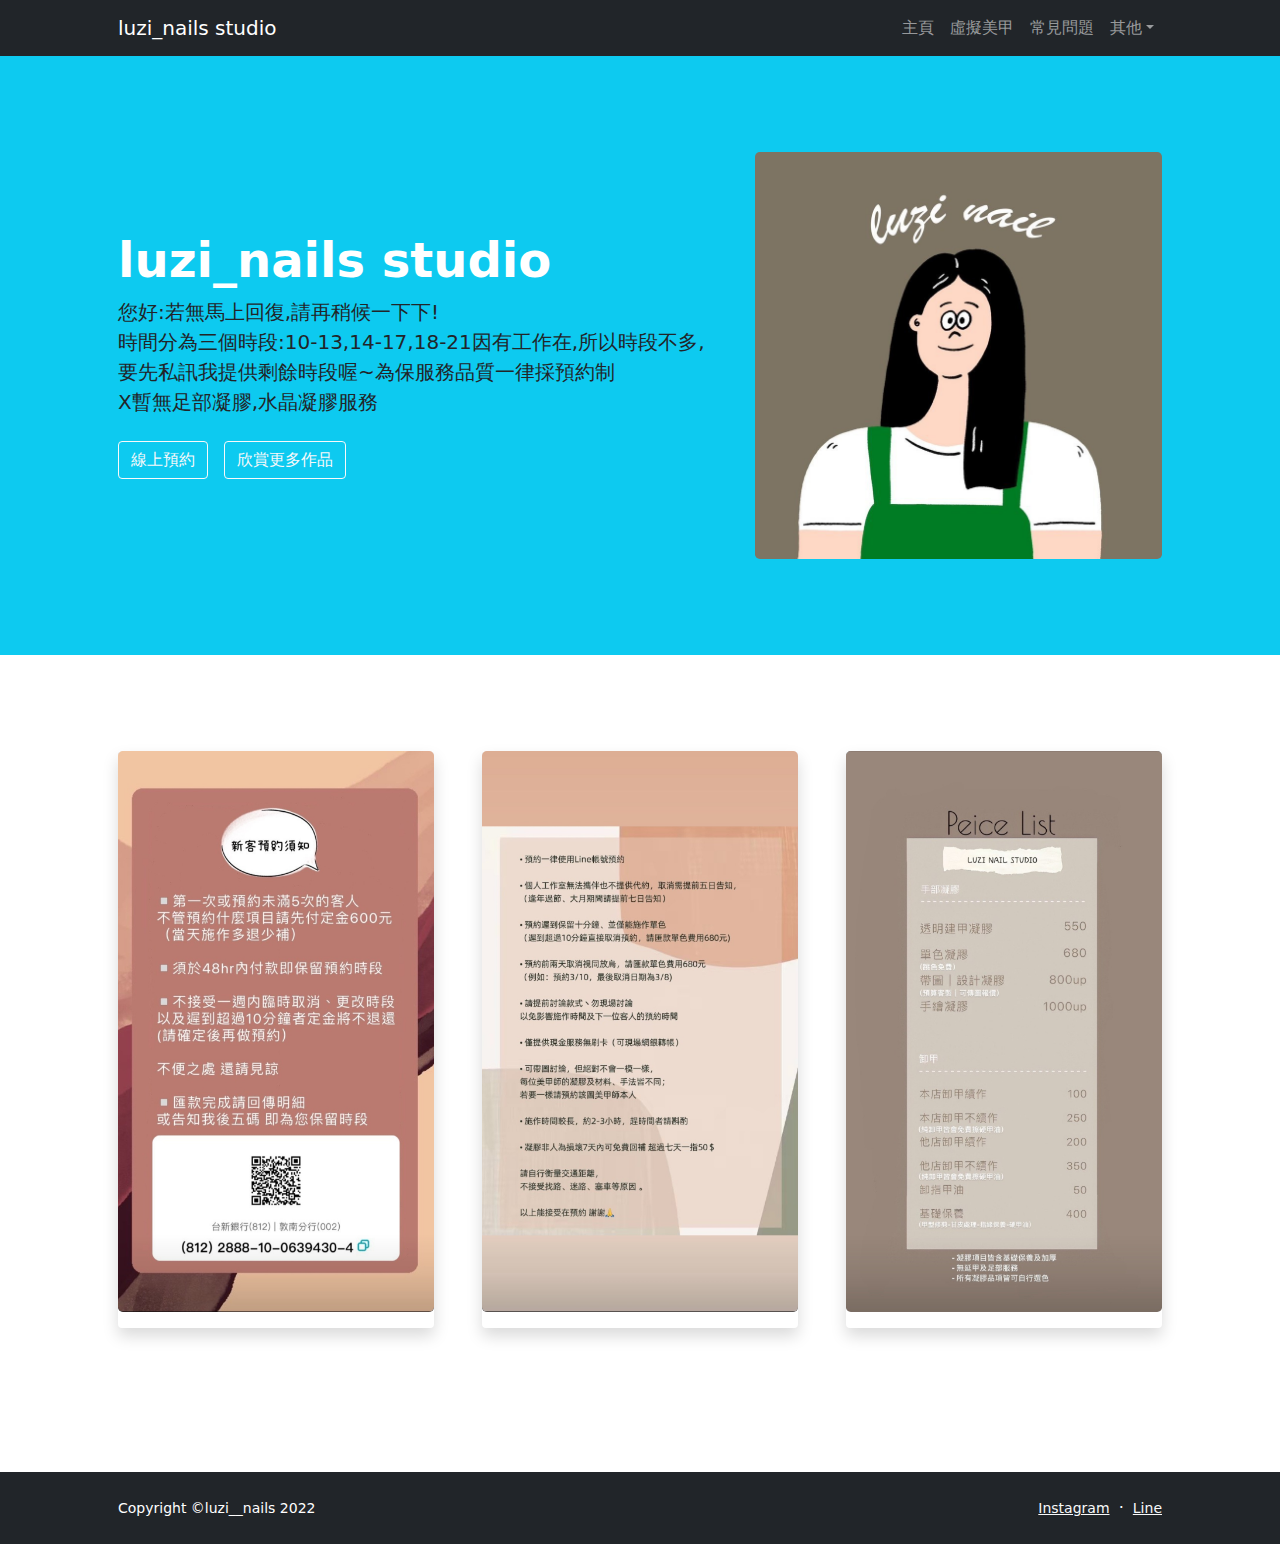
<file: 哈哈/index.html>
<!DOCTYPE html>
<html lang="en">
    <head>
        <meta charset="utf-8" />
        <meta name="viewport" content="width=device-width, initial-scale=1, shrink-to-fit=no" />
        <meta name="description" content="" />
        <meta name="author" content="" />
        <title>luzi_nails studio</title>
        <!-- Favicon-->
        <link rel="icon" type="image/x-icon" href="assets/favicon.ico" />
        <!-- Bootstrap icons-->
        <link href="https://cdn.jsdelivr.net/npm/bootstrap-icons@1.5.0/font/bootstrap-icons.css" rel="stylesheet" />
        <!-- Core theme CSS (includes Bootstrap)-->
        <link href="css/styles.css" rel="stylesheet" />
    </head>
    <body class="d-flex flex-column h-100">
        <main class="flex-shrink-0">
            <!-- Navigation-->
            <nav class="navbar navbar-expand-lg navbar-dark bg-dark">
                <div class="container px-5">
                    <a class="navbar-brand" href="index.html">luzi_nails studio</a>
                    <button class="navbar-toggler" type="button" data-bs-toggle="collapse" data-bs-target="#navbarSupportedContent" aria-controls="navbarSupportedContent" aria-expanded="false" aria-label="Toggle navigation"><span class="navbar-toggler-icon"></span></button>
                    <div class="collapse navbar-collapse" id="navbarSupportedContent">
                        <ul class="navbar-nav ms-auto mb-2 mb-lg-0">
                            <li class="nav-item"><a class="nav-link" href="index.html">主頁</a></li>
                            <li class="nav-item"><a class="nav-link" href="pricing.html">虛擬美甲</a></li>
                            <li class="nav-item"><a class="nav-link" href="faq.html">常見問題</a></li>
                            <li class="nav-item dropdown">
                                <a class="nav-link dropdown-toggle" id="navbarDropdownPortfolio" href="#" role="button" data-bs-toggle="dropdown" aria-expanded="false">其他</a>
                                <ul class="dropdown-menu dropdown-menu-end" aria-labelledby="navbarDropdownPortfolio">
                                    <li><a class="dropdown-item" href="portfolio-overview.html">作品牆</li>
                                    <li><a class="dropdown-item" href="friend.html">支持友店</a></li>
                                </ul>
                            </li>
                        </ul>
                    </div>
                </div>
            </nav>
            
            <!-- Header-->
            <header class="bg-info py-5">
                <div class="container px-5">
                    <div class="row gx-5 align-items-center justify-content-center">
                        <div class="col-lg-8 col-xl-7 col-xxl-6">
                            <div class="my-5 text-center text-xl-start">
                                <h1 class="display-5 fw-bolder text-white mb-2">luzi_nails studio</h1>
                                <p class="lead fw-normal text-dark-50 mb-4">您好:若無馬上回復,請再稍候一下下!<br/>時間分為三個時段:10-13,14-17,18-21因有工作在,所以時段不多,<br/>要先私訊我提供剩餘時段喔~為保服務品質一律採預約制<br/>X暫無足部凝膠,水晶凝膠服務</p>
                                
                                <!--img src="image/dog.jpg" width="600" height=400-->
                                <div class="d-grid gap-3 d-sm-flex justify-content-sm-center justify-content-xl-start">
                                    <a href="https://liff.line.me/1645278921-kWRPP32q/?accountId=021laesj" target="_blank" onclick="reservation()"><button type="button" class="btn btn-outline-light btn-font">線上預約</button></a>
                                    <a href="https://www.instagram.com/p/Cchn5yjh6B2/" target="_blank" onclick="reservation()"><button type="button" class="btn btn-outline-light btn-font">欣賞更多作品</button></a>
                                </div>
                            </div>
                        </div>
                        <div class="col-xl-5 col-xxl-6 d-none d-xl-block text-center"><img class="img-fluid rounded-3 my-5" src="image/luzi_2.jpg" width="600" height="400" alt="..." /></div>
                    </div>
                </div>
            </header>
            <!-- Blog preview section-->
            <section class="py-5">
                <div class="container px-5 my-5">
                    
                    <div class="row gx-5">
                        <div class="col-lg-4 mb-5">
                            <div class="card h-100 shadow border-0">
                               <img class="img-fluid rounded-3 mb-3" src="image/img001.jpg" alt="..." />
                            </div>
                        </div>
                        <div class="col-lg-4 mb-5">
                            <div class="card h-100 shadow border-0">
                                <img class="img-fluid rounded-3 mb-3" src="image/img002.jpg" alt="..." />
                            </div>
                        </div>
                        <div class="col-lg-4 mb-5">
                            <div class="card h-100 shadow border-0">
                                <img class="img-fluid rounded-3 mb-3" src="image/price.jpg" alt="..." />
                            </div>
                        </div>
                    </div>
                    <!-- Call to action-->
                    
                </div>
            </section>
        </main>
        <!-- Footer-->
        <footer class="bg-dark py-4 mt-auto">
            <div class="container px-5">
                <div class="row align-items-center justify-content-between flex-column flex-sm-row">
                    <div class="col-auto"><div class="small m-0 text-white">Copyright &copy;luzi__nails 2022</div></div>
                    <div class="col-auto">
                        <a class="link-light small" href="https://www.instagram.com/luzi__nails/">Instagram</a>
                        <span class="text-white mx-1">&middot;</span>
                        <a class="link-light small" href="https://page.line.me/?accountId=021laesj">Line</a>
                        
                    </div>
                </div>
            </div>
        </footer>
        <!-- Bootstrap core JS-->
        <script src="https://cdn.jsdelivr.net/npm/bootstrap@5.1.3/dist/js/bootstrap.bundle.min.js"></script>
        <!-- Core theme JS-->
        <script src="js/scripts.js"></script>
    </body>
</html>
</file>
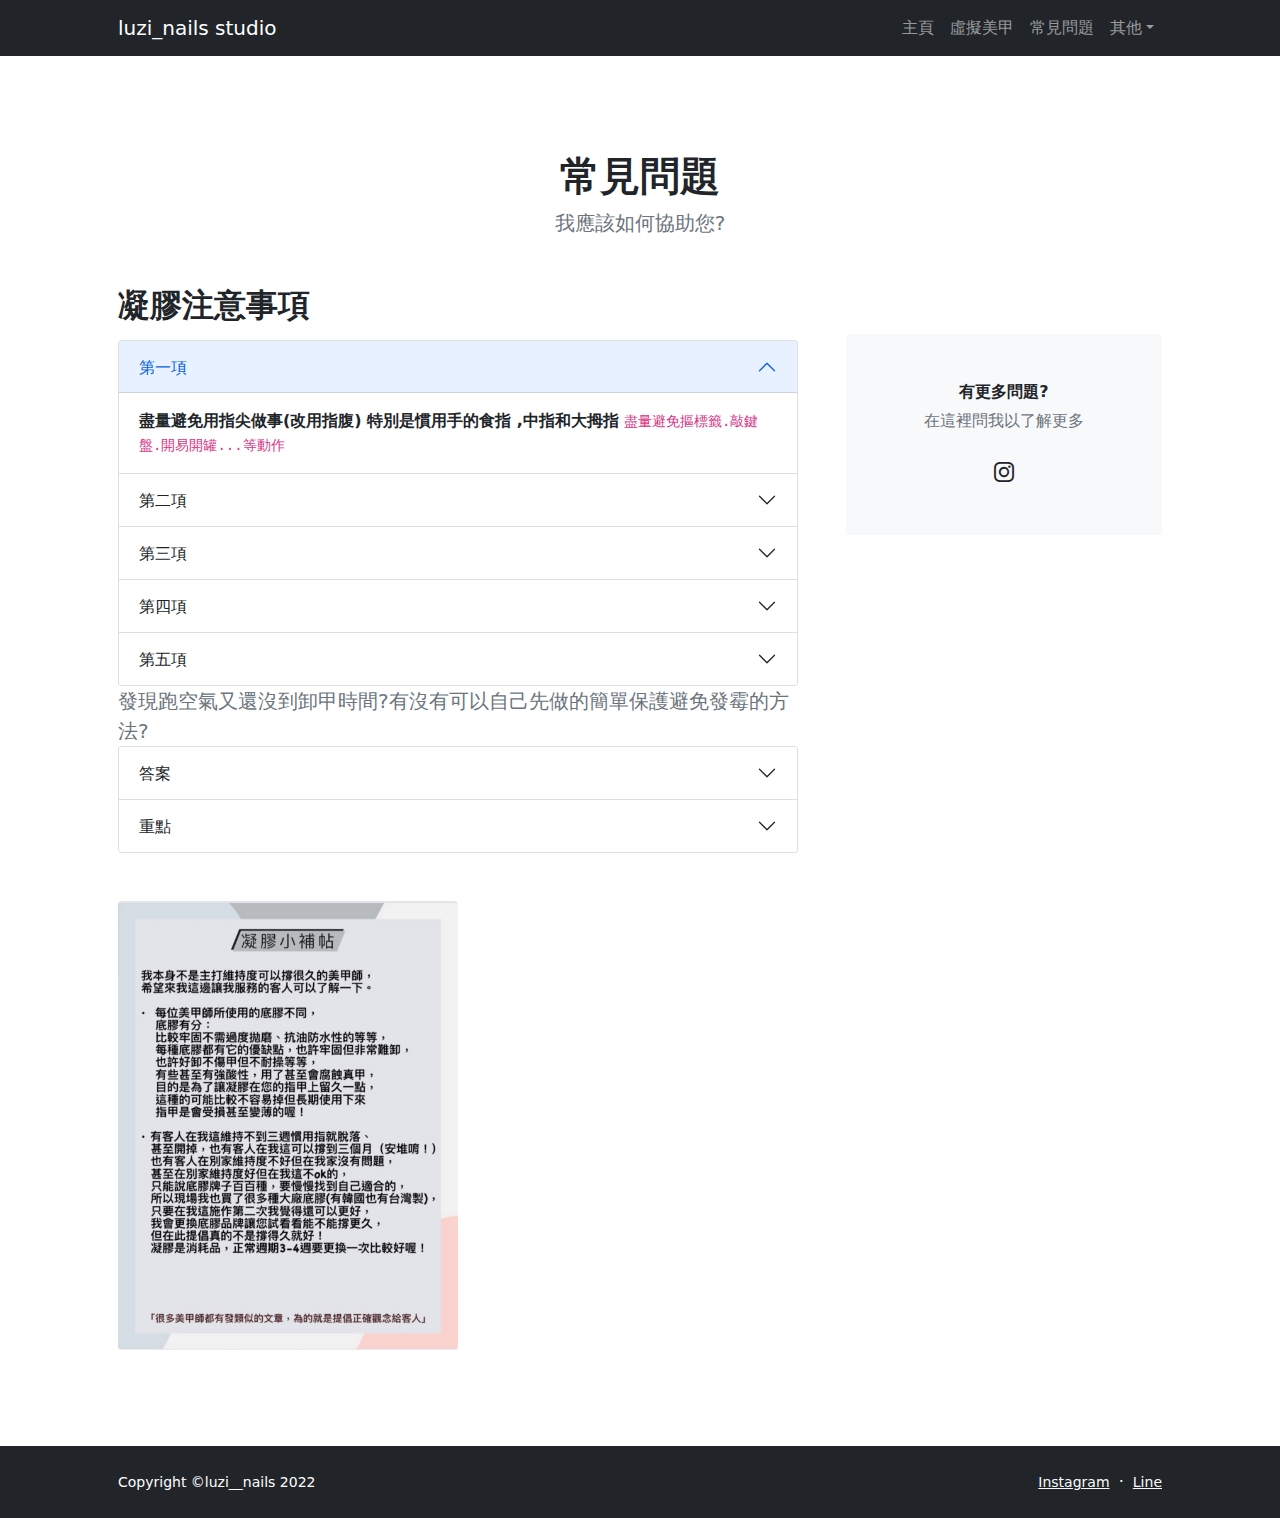
<file: 哈哈/faq.html>
<!DOCTYPE html>
<html lang="en">
    <head>
        <meta charset="utf-8" />
        <meta name="viewport" content="width=device-width, initial-scale=1, shrink-to-fit=no" />
        <meta name="description" content="" />
        <meta name="author" content="" />
        <title>luzi_nails studio</title>
        <!-- Favicon-->
        <link rel="icon" type="image/x-icon" href="assets/favicon.ico" />
        <!-- Bootstrap icons-->
        <link href="https://cdn.jsdelivr.net/npm/bootstrap-icons@1.5.0/font/bootstrap-icons.css" rel="stylesheet" />
        <!-- Core theme CSS (includes Bootstrap)-->
        <link href="css/styles.css" rel="stylesheet" />
    </head>
    <body class="d-flex flex-column h-100">
        <main class="flex-shrink-0">
            <!-- Navigation-->
            <nav class="navbar navbar-expand-lg navbar-dark bg-dark">
                <div class="container px-5">
                    <a class="navbar-brand" href="index.html">luzi_nails studio</a>
                    <button class="navbar-toggler" type="button" data-bs-toggle="collapse" data-bs-target="#navbarSupportedContent" aria-controls="navbarSupportedContent" aria-expanded="false" aria-label="Toggle navigation"><span class="navbar-toggler-icon"></span></button>
                    <div class="collapse navbar-collapse" id="navbarSupportedContent">
                        <ul class="navbar-nav ms-auto mb-2 mb-lg-0">
                            <li class="nav-item"><a class="nav-link" href="index.html">主頁</a></li>
                            <li class="nav-item"><a class="nav-link" href="pricing.html">虛擬美甲</a></li>
                            <li class="nav-item"><a class="nav-link" href="faq.html">常見問題</a></li>
                            <li class="nav-item dropdown">
                                <a class="nav-link dropdown-toggle" id="navbarDropdownPortfolio" href="#" role="button" data-bs-toggle="dropdown" aria-expanded="false">其他</a>
                                <ul class="dropdown-menu dropdown-menu-end" aria-labelledby="navbarDropdownPortfolio">
                                    <li><a class="dropdown-item" href="portfolio-overview.html">作品牆</li>
                                    <li><a class="dropdown-item" href="friend.html">支持友店</a></li>
                                </ul>
                            </li>
                        </ul>
                    </div>
                </div>
            </nav>
            <!-- Page Content-->
            <section class="py-5">
                <div class="container px-5 my-5">
                    <div class="text-center mb-5">
                        <h1 class="fw-bolder">常見問題</h1>
                        <p class="lead fw-normal text-muted mb-0">我應該如何協助您?</p>
                    </div>
                    <div class="row gx-5">
                        <div class="col-xl-8">
                            <!-- FAQ Accordion 1-->
                            <h2 class="fw-bolder mb-3">凝膠注意事項</h2>
                            <div class="accordion mb-5 mb-xl-0" id="accordionExample2">
                                <div class="accordion-item">
                                    <h3 class="accordion-header" id="headingOne"><button class="accordion-button" type="button" data-bs-toggle="collapse" data-bs-target="#collapseOne" aria-expanded="true" aria-controls="collapseOne">第一項</button></h3>
                                    <div class="accordion-collapse collapse show" id="collapseOne" aria-labelledby="headingOne" data-bs-parent="#accordionExample2">
                                        <div class="accordion-body">
                                            <strong>盡量避免用指尖做事(改用指腹) 特別是慣用手的食指 ,中指和大拇指</strong>
                                            <code>盡量避免摳標籤.敲鍵盤.開易開罐...等動作</code>
                                        </div>
                                    </div>
                                </div>
                                <div class="accordion-item">
                                    <h3 class="accordion-header" id="headingTwo"><button class="accordion-button collapsed" type="button" data-bs-toggle="collapse" data-bs-target="#collapseTwo" aria-expanded="false" aria-controls="collapseTwo">第二項</button></h3>
                                    <div class="accordion-collapse collapse" id="collapseTwo" aria-labelledby="headingTwo" data-bs-parent="#accordionExample2">
                                        <div class="accordion-body">
                                            <strong>凝膠本身不抗酸鹼 ,容易讓光療變霧 ,加上一般清潔劑對皮膚也不好 ,所以做家事時記得戴手套.</strong>
                                        </div>
                                    </div>
                                </div>
                                <div class="accordion-item">
                                    <h3 class="accordion-header" id="headingThree"><button class="accordion-button collapsed" type="button" data-bs-toggle="collapse" data-bs-target="#collapseThree" aria-expanded="false" aria-controls="collapseThree">第三項</button></h3>
                                    <div class="accordion-collapse collapse" id="collapseThree" aria-labelledby="headingThree" data-bs-parent="#accordionExample2">
                                        <div class="accordion-body">
                                            <strong>避免過度接觸水份 ,油份 ,和熱水 ,會導致凝膠容易剝離.</strong>
                                            <code>施作光療後手少泡水 .泡澡 .泡溫泉和過度擦拭指緣油</code>
                                        </div>
                                    </div>
                                </div>
                                <div class="accordion-item">
                                    <h3 class="accordion-header" id="headingFour"><button class="accordion-button collapsed" type="button" data-bs-toggle="collapse" data-bs-target="#collapseFour" aria-expanded="false" aria-controls="collapseFour">第四項</button></h3>
                                    <div class="accordion-collapse collapse" id="collapseFour" aria-labelledby="headingFour" data-bs-parent="#accordionExample2">
                                        <div class="accordion-body">
                                            <strong>洗澡完後需特別注意,此時做凝膠的真甲變軟,若太用力撞擊或一直用指甲做事,很容易造成凝膠指甲斷裂或折損使維持度變差.</strong>
                                            <code>碰完熱水後.等真甲恢復硬度後再做事.</code>
                                        </div>
                                    </div>
                                </div>
                                <div class="accordion-item">
                                    <h3 class="accordion-header" id="headingFive"><button class="accordion-button collapsed" type="button" data-bs-toggle="collapse" data-bs-target="#collapseFive" aria-expanded="false" aria-controls="collapseFive">第五項</button></h3>
                                    <div class="accordion-collapse collapse" id="collapseFive" aria-labelledby="headingFive" data-bs-parent="#accordionExample2">
                                        <div class="accordion-body">
                                            <strong>避免咬甲,摳甲,按壓真甲前端.不然維持度一定會降低的.</strong>
                                            <code>若邊邊或前端已經有掀起還沒辦法回來卸除. 請將分離處用小剪刀先剪掉.未分離處切記勿用手撕除.避免造成真甲受傷</code>
                                        </div>
                                    </div>
                                </div>
                            </div>
                            <p class="lead fw-normal text-muted mb-0">發現跑空氣又還沒到卸甲時間?有沒有可以自己先做的簡單保護避免發霉的方法?</p>
                            <div class="accordion mb-5" id="accordionExample">
                                <div class="accordion-item">
                                    <h3 class="accordion-header" id="headingSix"><button class="accordion-button collapsed" type="button" data-bs-toggle="collapse" data-bs-target="#collapseSix" aria-expanded="false" aria-controls="collapseSix">答案</button></h3>
                                    <div class="accordion-collapse collapse" id="collapseSix" aria-labelledby="headingSix" data-bs-parent="#accordionExample">
                                        <div class="accordion-body">
                                            <strong>如果是做透色的</strong>
                                            發現裡面反白就是進空氣了,可以用吹風機稍微吹一下甲面減少水氣
                                            <strong>如果是靠近指緣開掉</strong>
                                            可以用棉花棒吸乾水份或用甲片膠(快乾)
                                            <code>*暫時*</code>
                                            黏合,這樣也可以避免凹折
                                        </div>
                                    </div>
                                </div>
                                <div class="accordion-item">
                                    <h3 class="accordion-header" id="headingSeven"><button class="accordion-button collapsed" type="button" data-bs-toggle="collapse" data-bs-target="#collapseSeven" aria-expanded="false" aria-controls="collapseSeven">重點</button></h3>
                                    <div class="accordion-collapse collapse" id="collapseSeven" aria-labelledby="headingSeven" data-bs-parent="#accordionExample">
                                        <div class="accordion-body">
                                            <strong>如果是剛做不久</strong>
                                            <code>1.凝膠開了就趕快去補或卸掉</code>
                                            <strong><code>絕對不能摳掉!!! 保證你指甲爛到變紙片</code></strong>
                                            <strong>2.如果以做3-4週以上開了也很正常 如果沒開.也乖乖去卸甲吧!</strong>
                                        </div>
                                    </div>
                                </div>
                            </div>
                            <div class="col-lg-6"><img class="img-fluid rounded mb-5 mb-lg-0" src="image/more.jpg" alt="..." /></div>
                        </div>
                        <div class="col-xl-4">
                            <div class="card border-0 bg-light mt-xl-5">
                                <div class="card-body p-4 py-lg-5">
                                    <div class="d-flex align-items-center justify-content-center">
                                        <div class="text-center">
                                            <div class="h6 fw-bolder">有更多問題?</div>
                                            <p class="text-muted mb-4">
                                                在這裡問我以了解更多
                                            </p>   
                                            
                                            
                                            <a class="fs-5 px-2 link-dark" href="https://www.instagram.com/luzi__nails/"><i class="bi-instagram"></i></a>
                                        </div>
                                    </div>
                                </div>
                            </div>
                        </div>
                    </div>
                </div>
            </section>
        </main>
        <!-- Footer-->
        <footer class="bg-dark py-4 mt-auto">
            <div class="container px-5">
                <div class="row align-items-center justify-content-between flex-column flex-sm-row">
                    <div class="col-auto"><div class="small m-0 text-white">Copyright &copy;luzi__nails 2022</div></div>
                    <div class="col-auto">
                        <a class="link-light small" href="https://www.instagram.com/luzi__nails/">Instagram</a>
                        <span class="text-white mx-1">&middot;</span>
                        <a class="link-light small" href="https://page.line.me/?accountId=021laesj">Line</a>
                        
                    </div>
                </div>
            </div>
        </footer>
        <!-- Bootstrap core JS-->
        <script src="https://cdn.jsdelivr.net/npm/bootstrap@5.1.3/dist/js/bootstrap.bundle.min.js"></script>
        <!-- Core theme JS-->
        <script src="js/scripts.js"></script>
    </body>
</html>
</file>
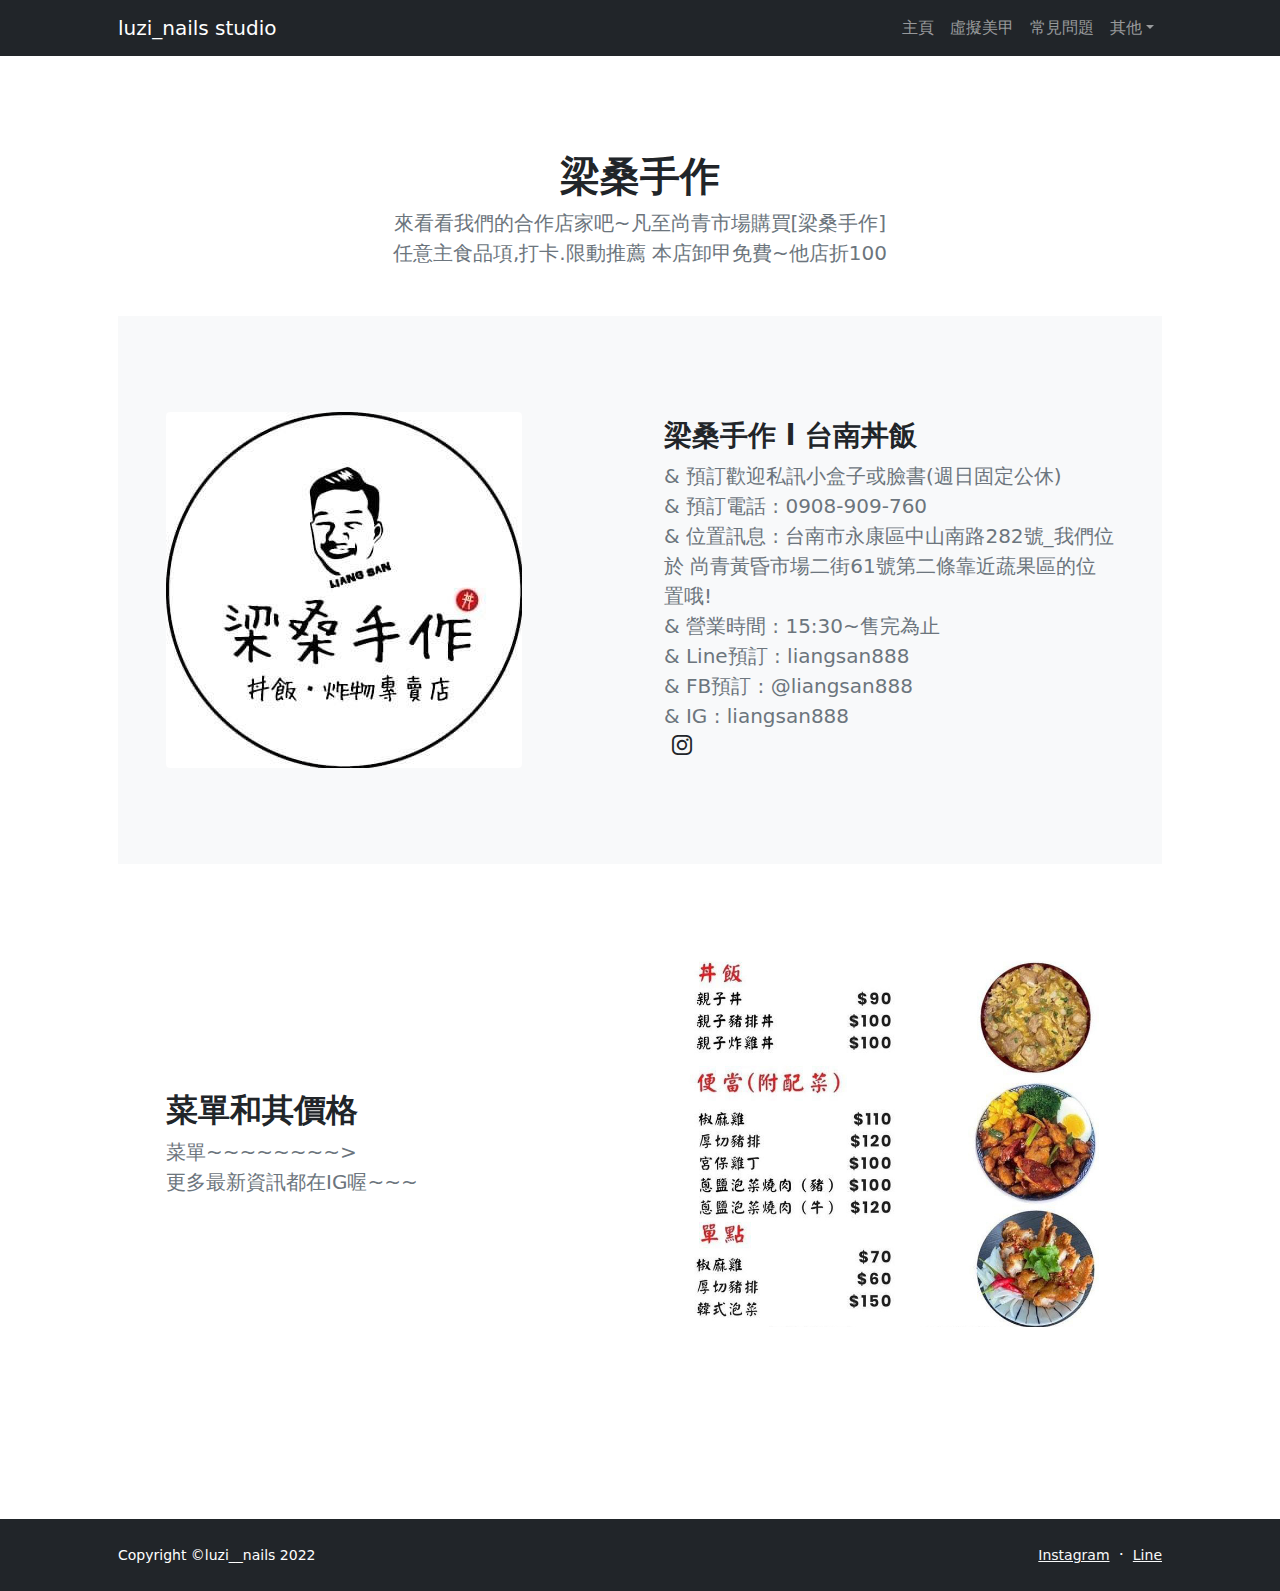
<file: 哈哈/friend.html>
<!DOCTYPE html>
<html lang="en">
    <head>
        <meta charset="utf-8" />
        <meta name="viewport" content="width=device-width, initial-scale=1, shrink-to-fit=no" />
        <meta name="description" content="" />
        <meta name="author" content="" />
        <title>luzi_nails studio</title>
        <!-- Favicon-->
        <link rel="icon" type="image/x-icon" href="assets/favicon.ico" />
        <!-- Bootstrap icons-->
        <link href="https://cdn.jsdelivr.net/npm/bootstrap-icons@1.5.0/font/bootstrap-icons.css" rel="stylesheet" />
        <!-- Core theme CSS (includes Bootstrap)-->
        <link href="css/styles.css" rel="stylesheet" />
    </head>
    <body class="d-flex flex-column h-100">
        <main class="flex-shrink-0">
            <!-- Navigation-->
            <nav class="navbar navbar-expand-lg navbar-dark bg-dark">
                <div class="container px-5">
                    <a class="navbar-brand" href="index.html">luzi_nails studio</a>
                    <button class="navbar-toggler" type="button" data-bs-toggle="collapse" data-bs-target="#navbarSupportedContent" aria-controls="navbarSupportedContent" aria-expanded="false" aria-label="Toggle navigation"><span class="navbar-toggler-icon"></span></button>
                    <div class="collapse navbar-collapse" id="navbarSupportedContent">
                        <ul class="navbar-nav ms-auto mb-2 mb-lg-0">
                            <li class="nav-item"><a class="nav-link" href="index.html">主頁</a></li>
                            <li class="nav-item"><a class="nav-link" href="pricing.html">虛擬美甲</a></li>
                            <li class="nav-item"><a class="nav-link" href="faq.html">常見問題</a></li>
                            <li class="nav-item dropdown">
                                <a class="nav-link dropdown-toggle" id="navbarDropdownPortfolio" href="#" role="button" data-bs-toggle="dropdown" aria-expanded="false">其他</a>
                                <ul class="dropdown-menu dropdown-menu-end" aria-labelledby="navbarDropdownPortfolio">
                                    <li><a class="dropdown-item" href="portfolio-overview.html">作品牆</li>
                                    <li><a class="dropdown-item" href="friend.html">支持友店</a></li>
                                </ul>
                            </li>
                        </ul>
                    </div>
                </div>
            </nav>
            <!-- Page Content-->
            <section class="py-5">
                <div class="container px-5 my-5">
                    <div class="row gx-5 justify-content-center">
                        <div class="col-lg-6">
                            <div class="text-center mb-5">
                                <h1 class="fw-bolder">梁桑手作</h1>
                                <p class="lead fw-normal text-muted mb-0">來看看我們的合作店家吧~凡至尚青市場購買[梁桑手作]任意主食品項,打卡.限動推薦 本店卸甲免費~他店折100</p>
                            </div>
                        </div>
                    </div>
                    <section class="py-5 bg-light" id="scroll-target">
                        <div class="container px-5 my-5">
                            <div class="row gx-5 align-items-center">
                                <div class="col-lg-6"><img class="img-fluid rounded mb-5 mb-lg-0" src="image/lan.jpg" alt="..." /></div>
                                <div class="col-lg-6">
                                    <h3 class="fw-bolder">梁桑手作 l 台南丼飯</h3>
                                    <p class="lead fw-normal text-muted mb-0">& 預訂歡迎私訊小盒子或臉書(週日固定公休)</p>
                                    <p class="lead fw-normal text-muted mb-0">& 預訂電話 : 0908-909-760</p>
                                    <p class="lead fw-normal text-muted mb-0">& 位置訊息 : 台南市永康區中山南路282號_我們位於 尚青黃昏市場二街61號第二條靠近蔬果區的位置哦!</p>
                                    <p class="lead fw-normal text-muted mb-0">& 營業時間 : 15:30~售完為止</p>
                                    <p class="lead fw-normal text-muted mb-0">& Line預訂 : liangsan888 </p>
                                    <p class="lead fw-normal text-muted mb-0">& FB預訂 : @liangsan888</p>
                                    <p class="lead fw-normal text-muted mb-0">& IG      : liangsan888</p>
                                    <a class="fs-5 px-2 link-dark" href="https://www.instagram.com/liangsan888/"><i class="bi-instagram"></i></a>
                                </div>
                            </div>
                        </div>
                    </section>
                    <section class="py-5">
                        <div class="container px-5 my-5">
                            <div class="row gx-5 align-items-center">
                                <div class="col-lg-6 order-first order-lg-last"><img class="img-fluid rounded mb-5 mb-lg-0" src="image/lan_price.jpg" alt="..." /></div>
                                <div class="col-lg-6">
                                    <h2 class="fw-bolder">菜單和其價格</h2>
                                    <p class="lead fw-normal text-muted mb-0">菜單~~~~~~~~></p>
                                    <p class="lead fw-normal text-muted mb-0">更多最新資訊都在IG喔~~~</p>
                                </div>
                            </div>
                        </div>
                    </section>
                </div>
            </section>
        </main>
        <!-- Footer-->
        <footer class="bg-dark py-4 mt-auto">
            <div class="container px-5">
                <div class="row align-items-center justify-content-between flex-column flex-sm-row">
                    <div class="col-auto"><div class="small m-0 text-white">Copyright &copy;luzi__nails 2022</div></div>
                    <div class="col-auto">
                        <a class="link-light small" href="https://www.instagram.com/luzi__nails/">Instagram</a>
                        <span class="text-white mx-1">&middot;</span>
                        <a class="link-light small" href="https://page.line.me/?accountId=021laesj">Line</a>
                        
                    </div>
                </div>
            </div>
        </footer>
        <!-- Bootstrap core JS-->
        <script src="https://cdn.jsdelivr.net/npm/bootstrap@5.1.3/dist/js/bootstrap.bundle.min.js"></script>
        <!-- Core theme JS-->
        <script src="js/scripts.js"></script>
    </body>
</html>
</file>
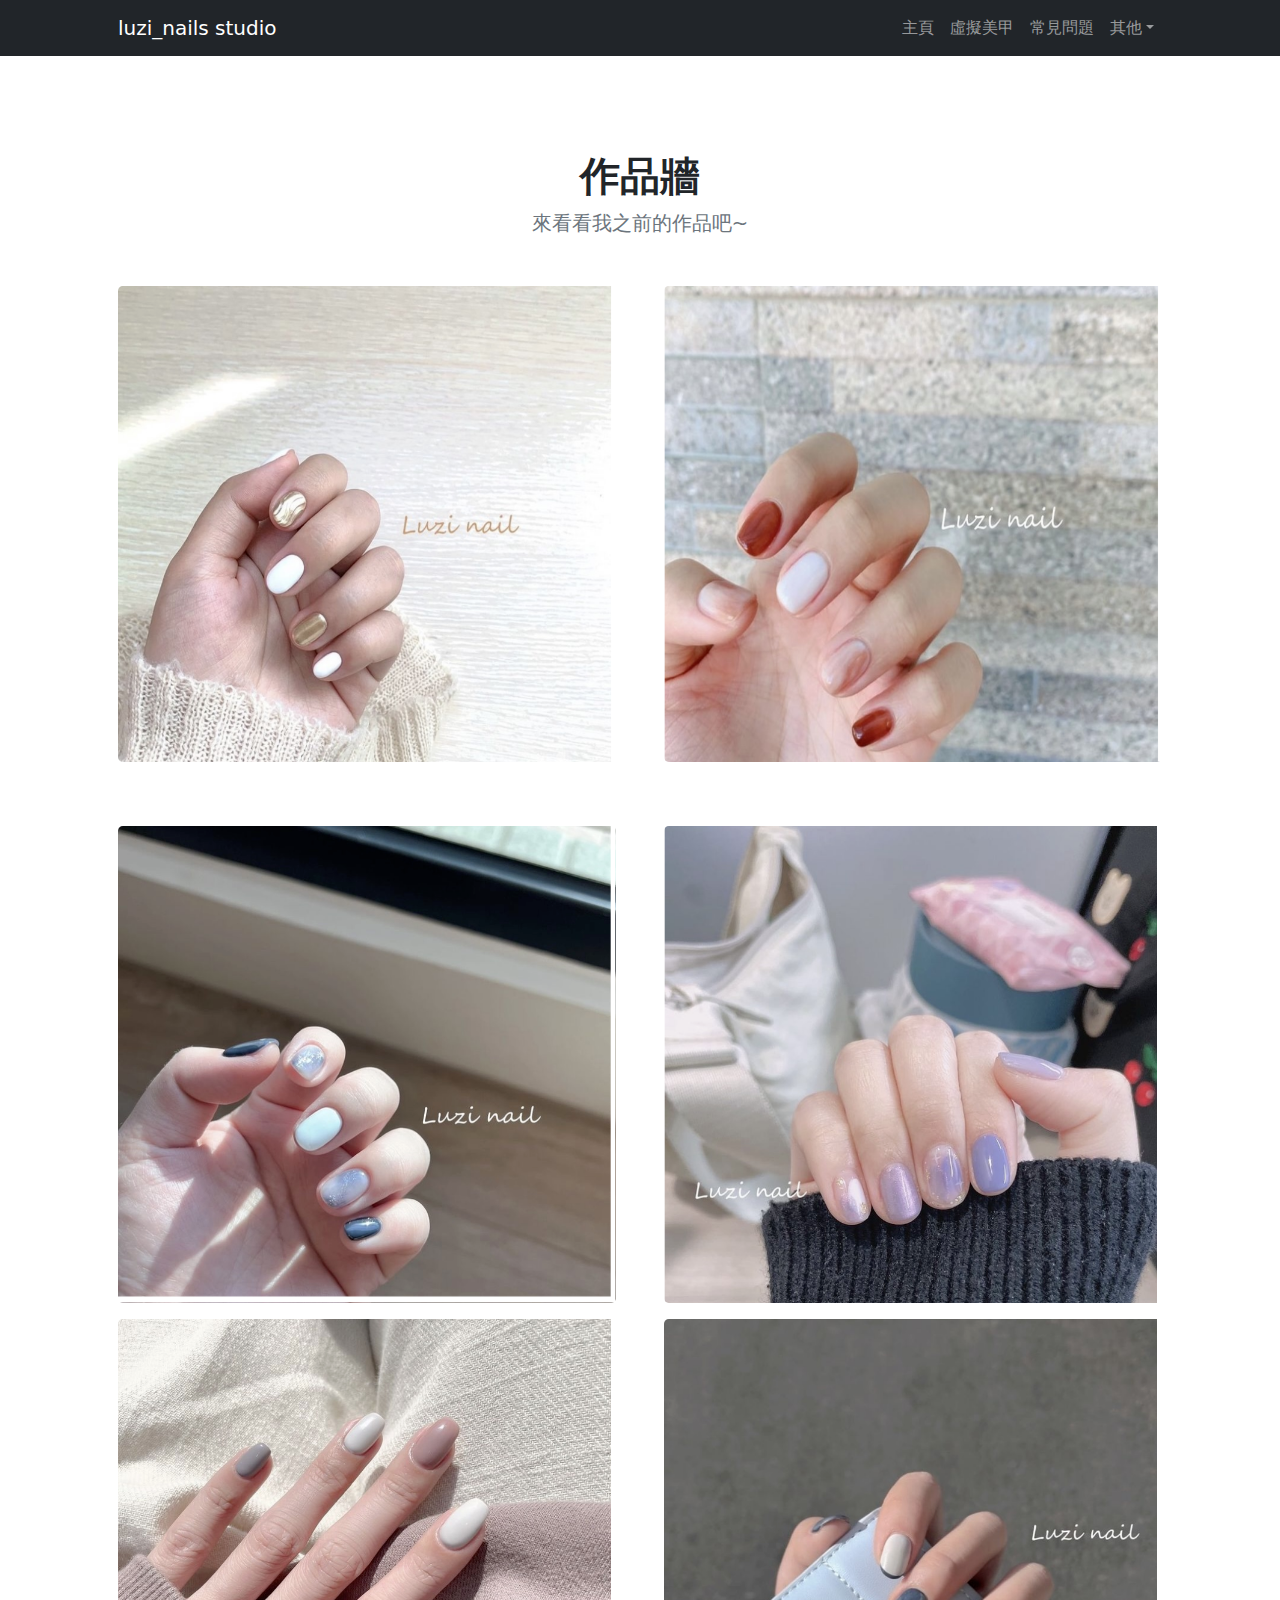
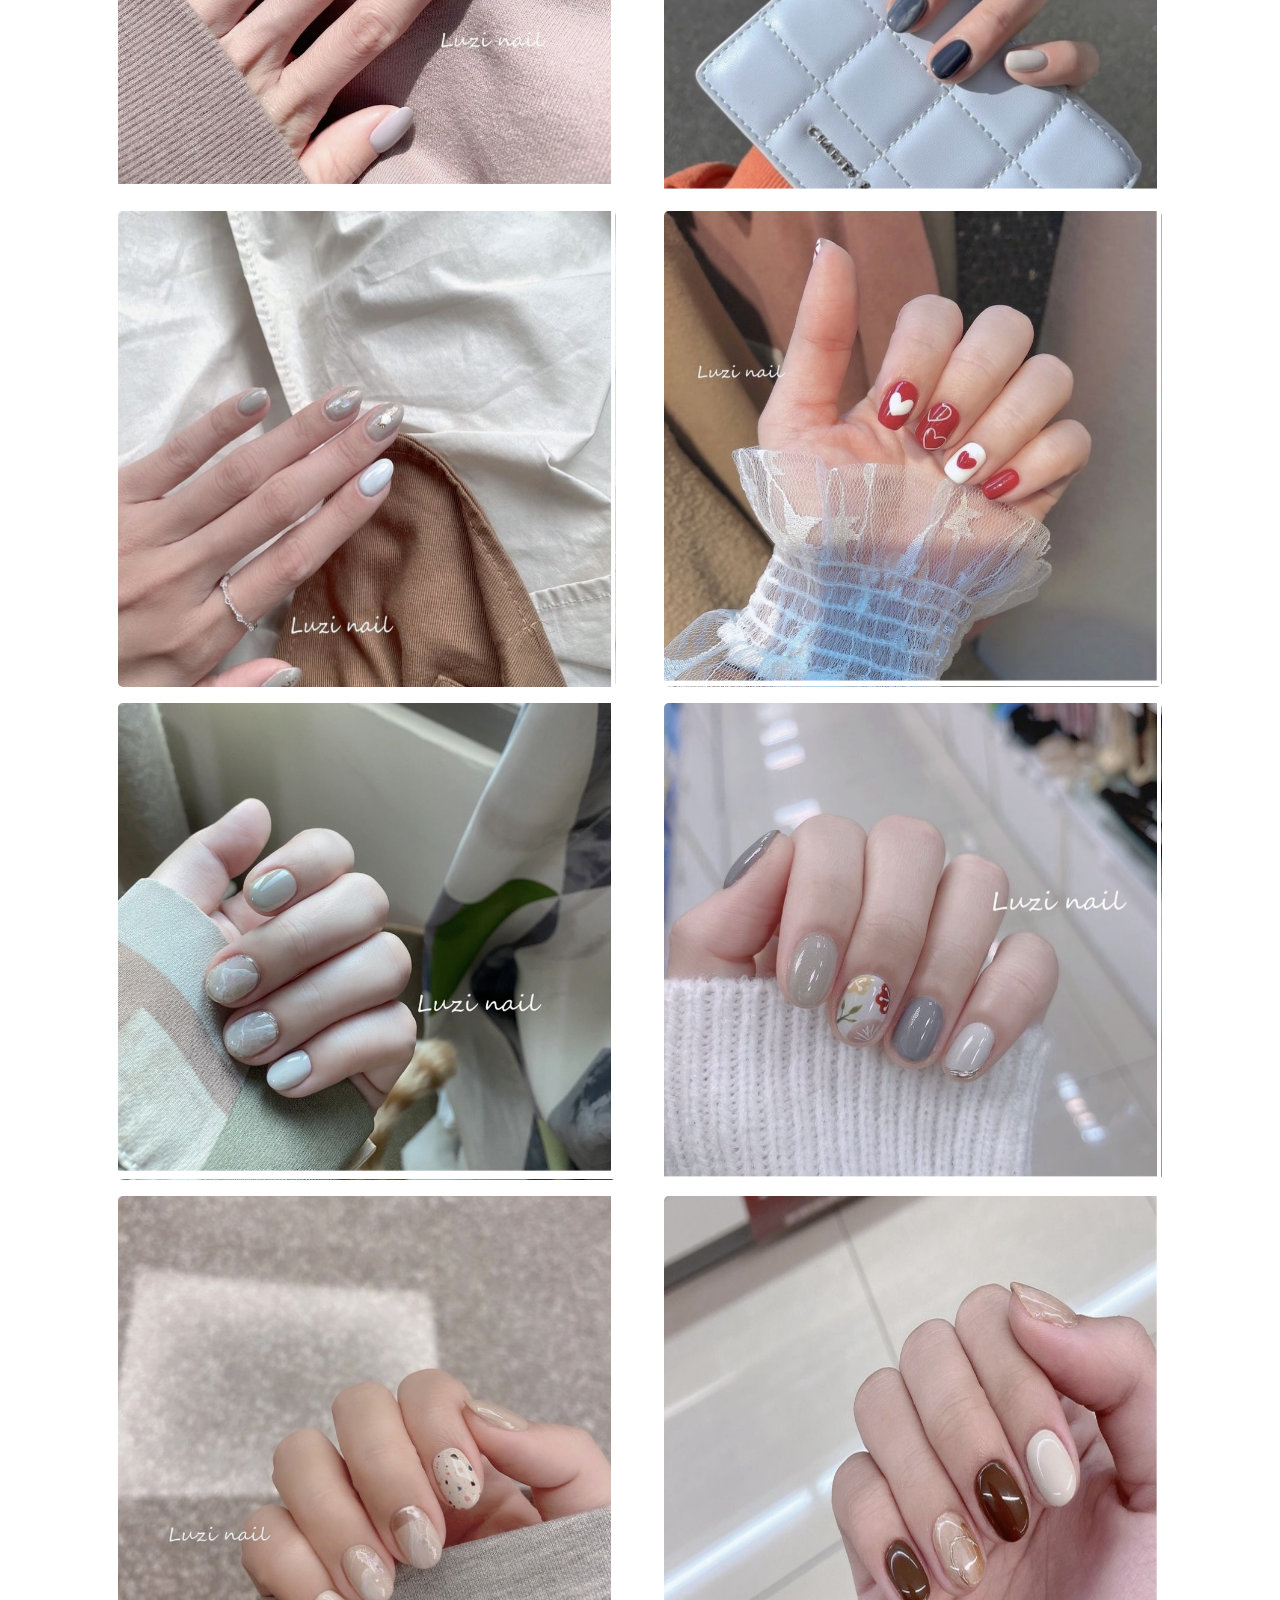
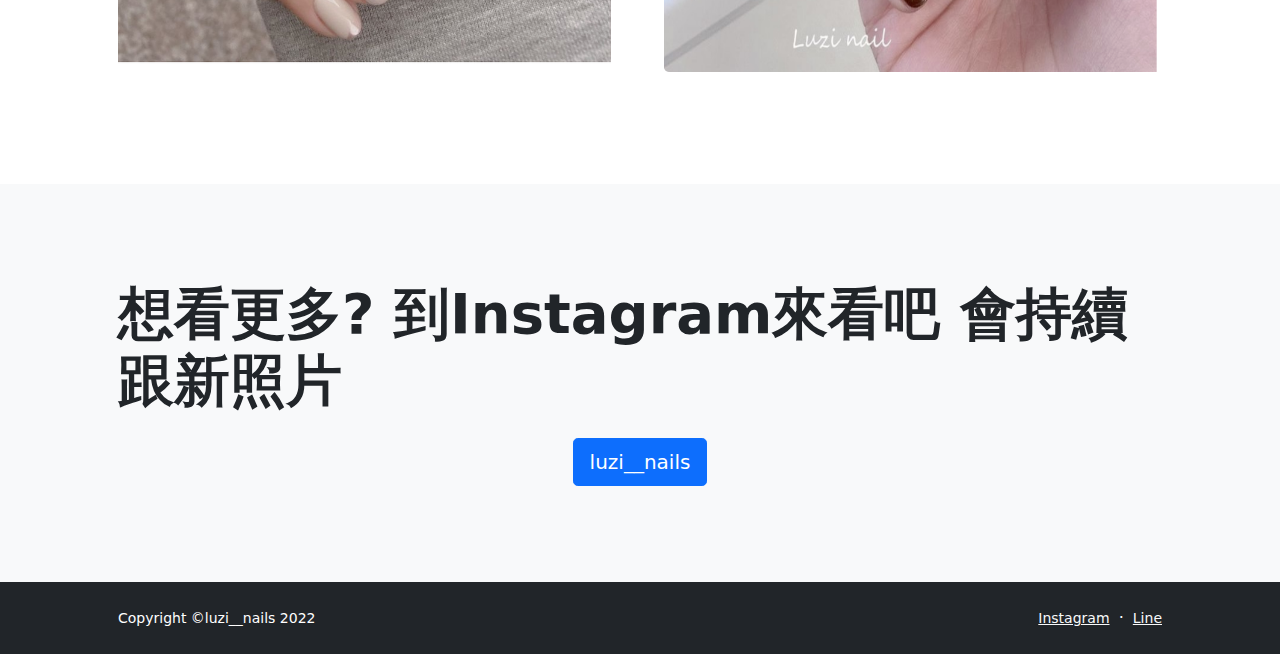
<file: 哈哈/portfolio-overview.html>
<!DOCTYPE html>
<html lang="en">
    <head>
        <meta charset="utf-8" />
        <meta name="viewport" content="width=device-width, initial-scale=1, shrink-to-fit=no" />
        <meta name="description" content="" />
        <meta name="author" content="" />
        <title>luzi_nails studio</title>
        <!-- Favicon-->
        <link rel="icon" type="image/x-icon" href="assets/favicon.ico" />
        <!-- Bootstrap icons-->
        <link href="https://cdn.jsdelivr.net/npm/bootstrap-icons@1.5.0/font/bootstrap-icons.css" rel="stylesheet" />
        <!-- Core theme CSS (includes Bootstrap)-->
        <link href="css/styles.css" rel="stylesheet" />
    </head>
    <body class="d-flex flex-column h-100">
        <main class="flex-shrink-0">
            <!-- Navigation-->
            <nav class="navbar navbar-expand-lg navbar-dark bg-dark">
                <div class="container px-5">
                    <a class="navbar-brand" href="index.html">luzi_nails studio</a>
                    <button class="navbar-toggler" type="button" data-bs-toggle="collapse" data-bs-target="#navbarSupportedContent" aria-controls="navbarSupportedContent" aria-expanded="false" aria-label="Toggle navigation"><span class="navbar-toggler-icon"></span></button>
                    <div class="collapse navbar-collapse" id="navbarSupportedContent">
                        <ul class="navbar-nav ms-auto mb-2 mb-lg-0">
                            <li class="nav-item"><a class="nav-link" href="index.html">主頁</a></li>
                            <li class="nav-item"><a class="nav-link" href="pricing.html">虛擬美甲</a></li>
                            <li class="nav-item"><a class="nav-link" href="faq.html">常見問題</a></li>
                            <li class="nav-item dropdown">
                                <a class="nav-link dropdown-toggle" id="navbarDropdownPortfolio" href="#" role="button" data-bs-toggle="dropdown" aria-expanded="false">其他</a>
                                <ul class="dropdown-menu dropdown-menu-end" aria-labelledby="navbarDropdownPortfolio">
                                    <li><a class="dropdown-item" href="portfolio-overview.html">作品牆</li>
                                    <li><a class="dropdown-item" href="friend.html">支持友店</a></li>
                                </ul>
                            </li>
                        </ul>
                    </div>
                </div>
            </nav>
            <!-- Page Content-->
            <section class="py-5">
                <div class="container px-5 my-5">
                    <div class="text-center mb-5">
                        <h1 class="fw-bolder">作品牆</h1>
                        <p class="lead fw-normal text-muted mb-0">來看看我之前的作品吧~</p>
                    </div>
                    <div class="row gx-5">
                        <div class="col-lg-6">
                            <div class="position-relative mb-5">
                                <img class="img-fluid rounded-3 mb-3" src="image/IMG_1.PNG" alt="..." />
                            </div>
                        </div>
                        <div class="col-lg-6">
                            <div class="position-relative mb-5">
                                <img class="img-fluid rounded-3 mb-3" src="image/IMG_2.PNG" alt="..." />
                            </div>
                        </div>
                        <div class="col-lg-6">
                            <div class="position-relative mb-5 mb-lg-0">
                                <img class="img-fluid rounded-3 mb-3" src="image/IMG_3.PNG" alt="..." />
                            </div>
                        </div>
                        <div class="col-lg-6">
                            <div class="position-relative">
                                <img class="img-fluid rounded-3 mb-3" src="image/IMG_4.PNG" alt="..." />
                            </div>
                        </div>
                        <div class="col-lg-6">
                            <div class="position-relative">
                                <img class="img-fluid rounded-3 mb-3" src="image/IMG_5.PNG" alt="..." />
                            </div>
                        </div>
                        <div class="col-lg-6">
                            <div class="position-relative">
                                <img class="img-fluid rounded-3 mb-3" src="image/IMG_6.PNG" alt="..." />
                            </div>
                        </div>
                        <div class="col-lg-6">
                            <div class="position-relative">
                                <img class="img-fluid rounded-3 mb-3" src="image/IMG_7.PNG" alt="..." />
                            </div>
                        </div>
                        <div class="col-lg-6">
                            <div class="position-relative">
                                <img class="img-fluid rounded-3 mb-3" src="image/IMG_8.PNG" alt="..." />
                            </div>
                        </div>
                        <div class="col-lg-6">
                            <div class="position-relative">
                                <img class="img-fluid rounded-3 mb-3" src="image/IMG_9.PNG" alt="..." />
                            </div>
                        </div>
                        <div class="col-lg-6">
                            <div class="position-relative">
                                <img class="img-fluid rounded-3 mb-3" src="image/IMG_10.PNG" alt="..." />
                            </div>
                        </div>
                        <div class="col-lg-6">
                            <div class="position-relative">
                                <img class="img-fluid rounded-3 mb-3" src="image/IMG_11.PNG" alt="..." />
                            </div>
                        </div>
                        <div class="col-lg-6">
                            <div class="position-relative">
                                <img class="img-fluid rounded-3 mb-3" src="image/IMG_12.PNG" alt="..." />
                            </div>
                        </div>
                        
                    </div>
                </div>
            </section>
            <section class="py-5 bg-light">
                <div class="container px-5 my-5">
                    <h2 class="display-4 fw-bolder mb-4">想看更多? 到Instagram來看吧 會持續跟新照片</h2>
                    <center><a class="btn btn-lg btn-primary" href="https://www.instagram.com/luzi__nails/">luzi__nails</a></center>
                </div>
            </section>
        </main>
        <!-- Footer-->
        <footer class="bg-dark py-4 mt-auto">
            <div class="container px-5">
                <div class="row align-items-center justify-content-between flex-column flex-sm-row">
                    <div class="col-auto"><div class="small m-0 text-white">Copyright &copy;luzi__nails 2022</div></div>
                    <div class="col-auto">
                        <a class="link-light small" href="https://www.instagram.com/luzi__nails/">Instagram</a>
                        <span class="text-white mx-1">&middot;</span>
                        <a class="link-light small" href="https://page.line.me/?accountId=021laesj">Line</a>
                        
                    </div>
                </div>
            </div>
        </footer>
        <!-- Bootstrap core JS-->
        <script src="https://cdn.jsdelivr.net/npm/bootstrap@5.1.3/dist/js/bootstrap.bundle.min.js"></script>
        <!-- Core theme JS-->
        <script src="js/scripts.js"></script>
    </body>
</html>
</file>
